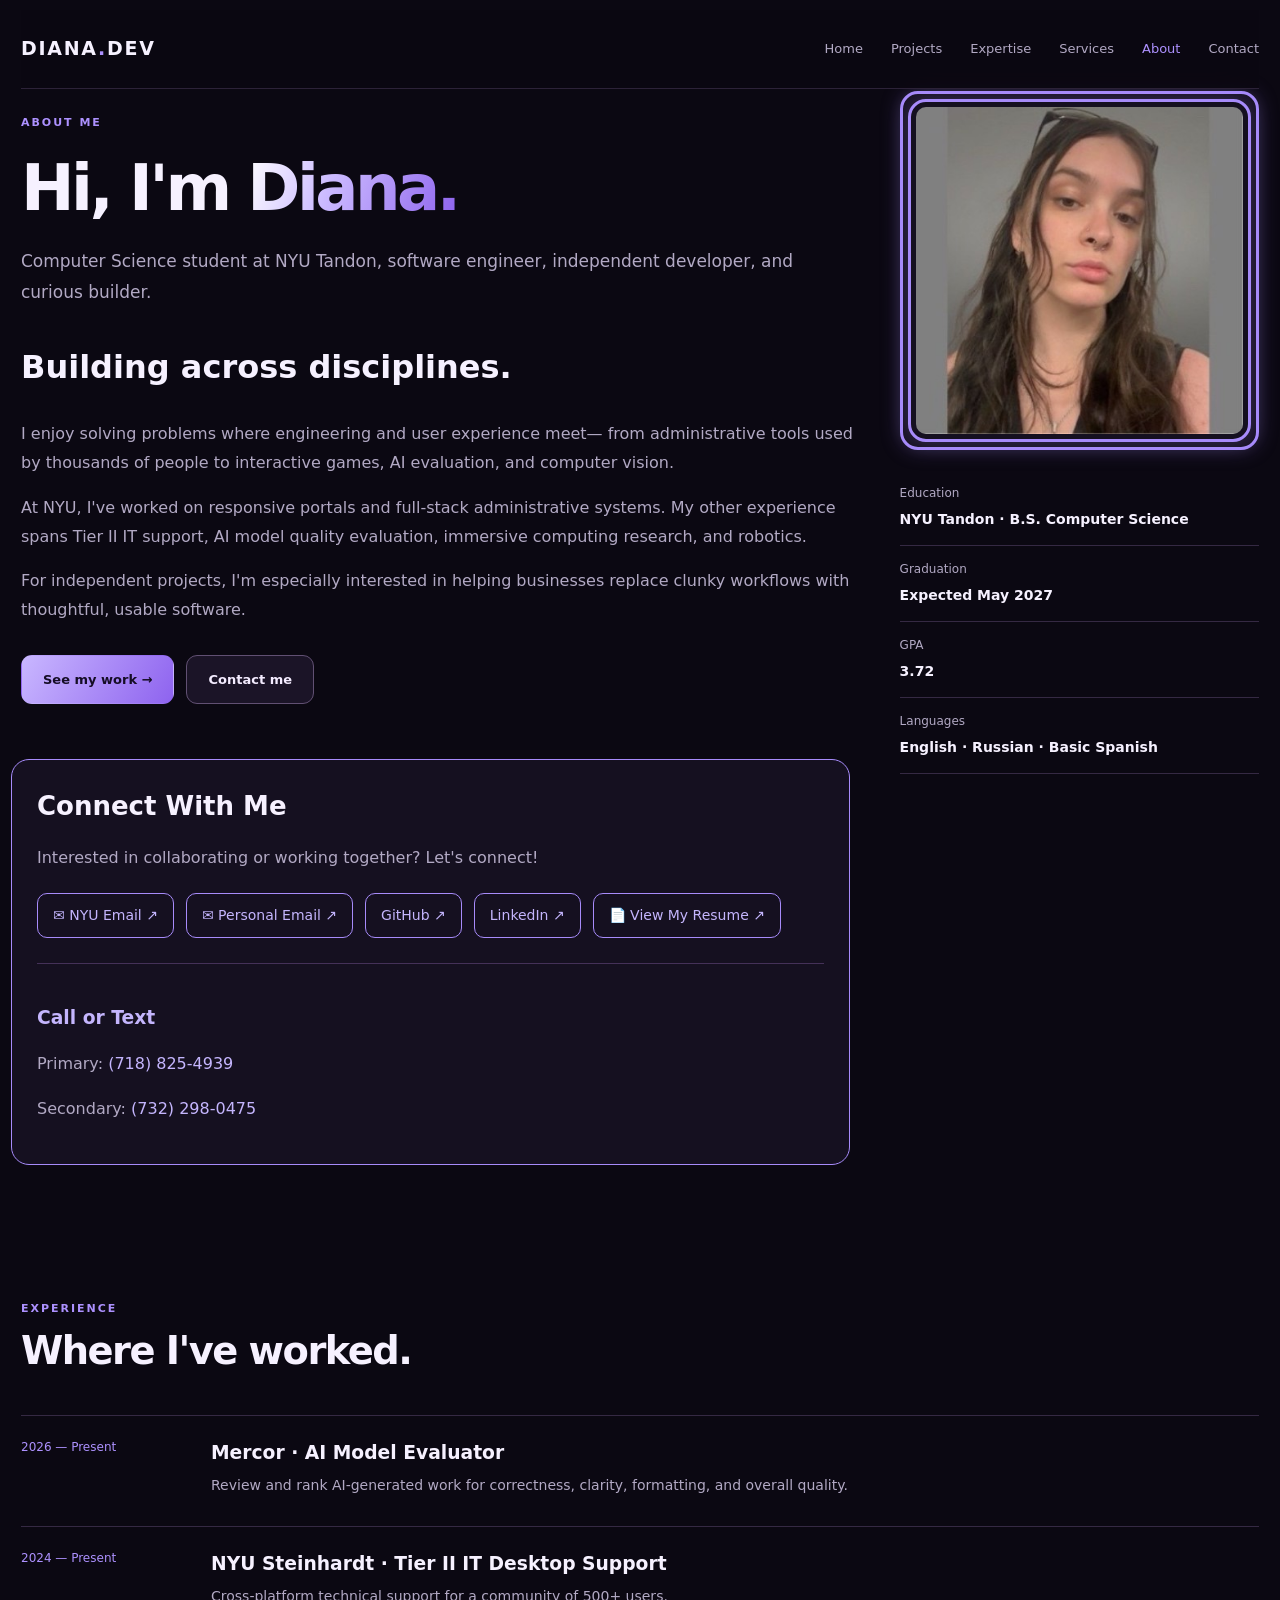
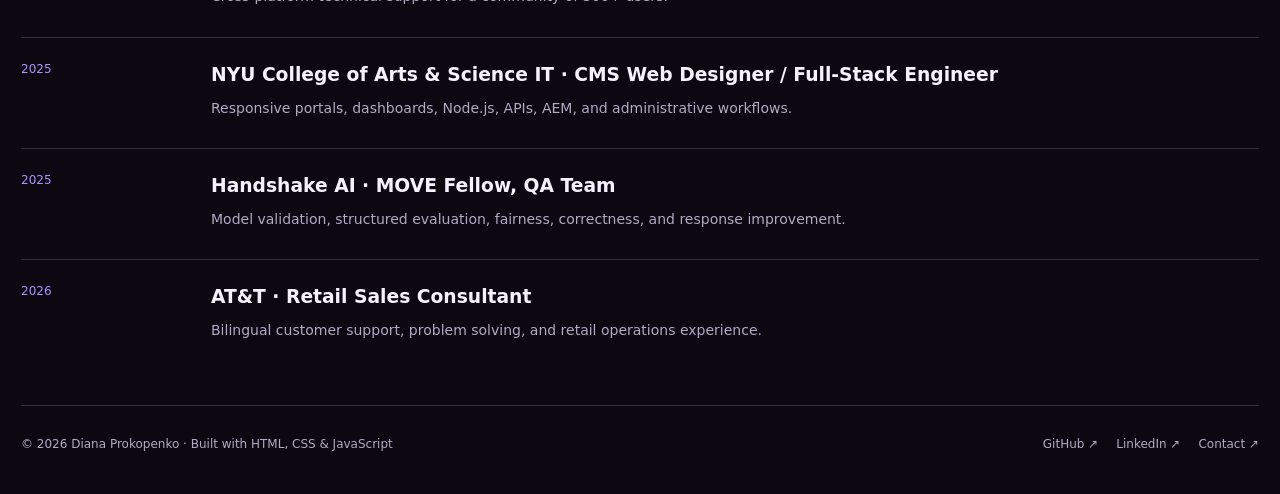
<file: about.html>
<!doctype html>
<html lang="en">

<head>
    <meta charset="utf-8">
    <meta name="viewport" content="width=device-width,initial-scale=1">
    <meta name="description"
        content="About Diana Prokopenko: NYU computer science, software engineering, AI evaluation, and research.">
    <meta name="theme-color" content="#0b0812">
    <title>About | Diana Prokopenko</title>
    <link rel="stylesheet" href="style.css">
</head>

<body>
    <header class="site-header">
        <div class="wrap nav"><a class="logo" href="index.html">DIANA<span>.</span>DEV</a><button class="menu-toggle"
                aria-label="Toggle navigation" aria-expanded="false">☰</button>
            <nav class="nav-links" aria-label="Main navigation"><a href="index.html">Home</a><a
                    href="projects.html">Projects</a><a href="expertise.html">Expertise</a><a
                    href="services.html">Services</a><a href="about.html" aria-current="page">About</a><a
                    href="contact.html">Contact</a></nav>
        </div>
    </header>
    <main>
        <section class="wrap page-intro">
            <div class="eyebrow">ABOUT ME</div>
            <h1>Hi,
                I'm <span class="gradient-text">Diana.</span></h1>
            <p class="lead">Computer Science student at NYU Tandon, software engineer, independent developer, and
                curious builder.</p>
        </section>
        <section class="wrap about-layout section-tight">
            <div class="about-main">
                <h2>Building across disciplines.</h2>
                <p>I enjoy solving problems where engineering and user experience meet— from administrative tools used by
                    thousands of people to interactive games, AI evaluation, and computer vision.</p>
                <p>At NYU, I've worked on responsive portals and full-stack administrative systems. My other experience
                    spans Tier II IT support,
                    AI model quality evaluation,
                    immersive computing research,
                    and robotics.</p>
                <p>For independent projects,
                    I'm especially interested in helping businesses replace clunky workflows with thoughtful, usable
                    software.</p>
                <div class="actions"><a class="btn btn-primary" href="projects.html">See my work →</a><a
                        class="btn btn-outline" href="contact.html">Contact me</a></div>

                        <section class="about-contact">
    <h2>Connect With Me</h2>
    <p>Interested in collaborating or working together? Let's connect!</p>

    <div class="about-contact-links">
        <a href="mailto:dgp9937@nyu.edu">✉ NYU Email ↗</a>
        <a href="mailto:di6nagk@gmail.com">✉ Personal Email ↗</a>

        <a href="https://github.com/diana-gk"
           target="_blank" rel="noopener">GitHub ↗</a>

        <a href="https://www.linkedin.com/in/diana--prokopenko/"
           target="_blank" rel="noopener">LinkedIn ↗</a>

        <a href="assets/Diana_Prokopenko_Resume.pdf"
           target="_blank" rel="noopener">📄 View My Resume ↗</a>
    </div>

    <div class="about-contact-phones">
        <h3>Call or Text</h3>
        <p>Primary:
            <a href="tel:+17188254939">(718) 825-4939</a>
        </p>
        <p>Secondary:
            <a href="tel:+17322980475">(732) 298-0475</a>
        </p>
    </div>
</section>
            </div>
            
            <aside class="about-side">
                <div class="profile-image"><img src="assets/profile.jpg" alt="Diana Prokopenko" class="profile-image"></div>
                <div class="about-facts">
                    <div><span>Education</span><strong>NYU Tandon · B.S. Computer Science</strong></div>
                    <div><span>Graduation</span><strong>Expected May 2027</strong></div>
                    <div><span>GPA</span><strong>3.72</strong></div>
                    <div><span>Languages</span><strong>English · Russian · Basic Spanish</strong></div>
                </div>
            </aside>
        </section>
        <section class="wrap section">
            <div class="section-head">
                <div>
                    <div class="eyebrow">EXPERIENCE</div>
                    <h2>Where I've worked.</h2>
                </div>
            </div>
            <div class="timeline">
                <article><span>2026 — Present</span>
                    <div>
                        <h3>Mercor · AI Model Evaluator</h3>
                        <p>Review and rank AI-generated work for correctness,
                            clarity,
                            formatting,
                            and overall quality.</p>
                    </div>
                </article>
                <article><span>2024 — Present</span>
                    <div>
                        <h3>NYU Steinhardt · Tier II IT Desktop Support</h3>
                        <p>Cross-platform technical support for a community of 500+ users.</p>
                    </div>
                </article>
                <article><span>2025</span>
                    <div>
                        <h3>NYU College of Arts & Science IT · CMS Web Designer / Full-Stack Engineer</h3>
                        <p>Responsive portals,
                            dashboards,
                            Node.js,
                            APIs,
                            AEM,
                            and administrative workflows.</p>
                    </div>
                </article>
                <article><span>2025</span>
                    <div>
                        <h3>Handshake AI · MOVE Fellow,
                            QA Team</h3>
                        <p>Model validation,
                            structured evaluation,
                            fairness,
                            correctness,
                            and response improvement.</p>
                    </div>
                </article>
                <article><span>2026</span>
                    <div>
                        <h3>AT&T · Retail Sales Consultant</h3>
                        <p>Bilingual customer support,
                            problem solving,
                            and retail operations experience.</p>
                    </div>
                </article>
            </div>
        </section>
    </main>
    <footer class="site-footer">
        <div class="wrap footer-row"><span>© <span id="year"></span> Diana Prokopenko · Built with HTML,
                CSS & JavaScript</span>
            <div><a href="https://github.com/diana-gk" target="_blank" rel="noopener">GitHub ↗</a><a
                    href="https://www.linkedin.com/in/diana--prokopenko/" target="_blank" rel="noopener">LinkedIn
                    ↗</a><a href="contact.html">Contact ↗</a></div>
        </div>
    </footer>
    <script src="script.js" defer></script>
</body>

</html>
</file>
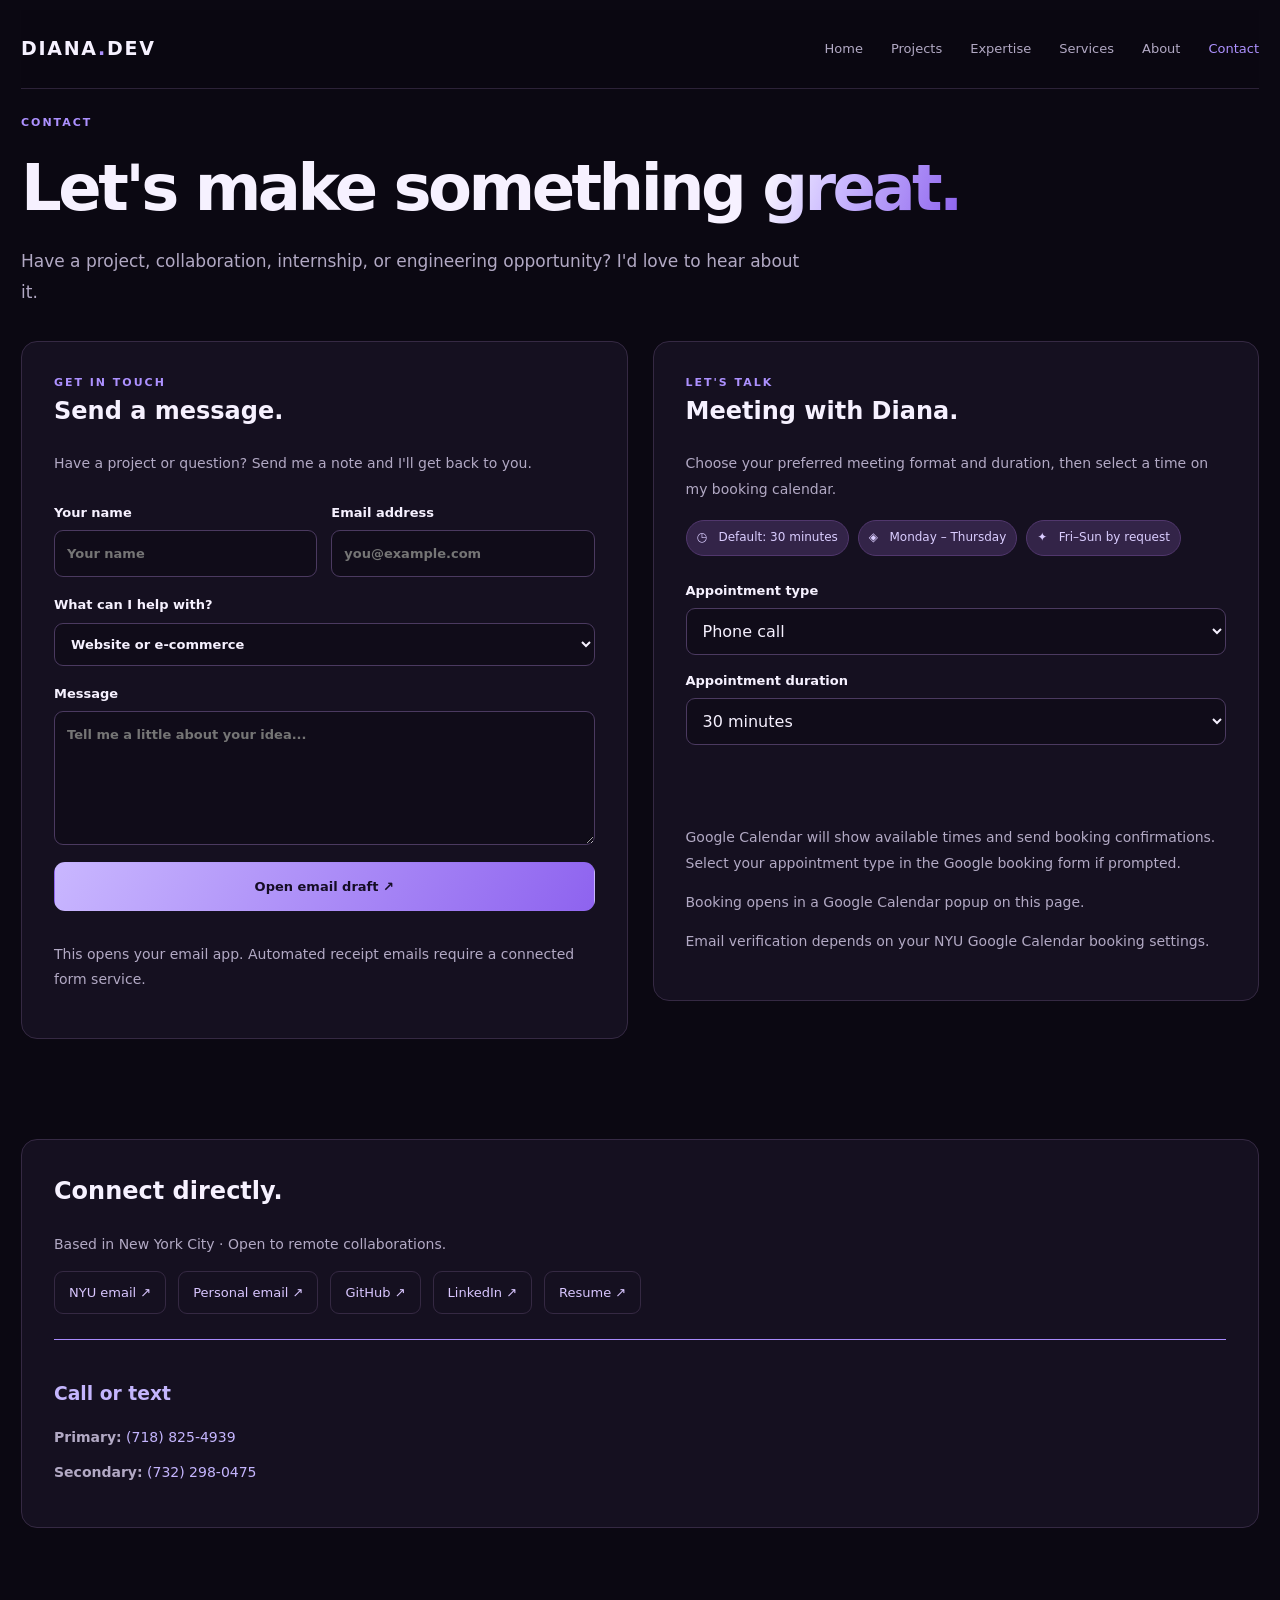
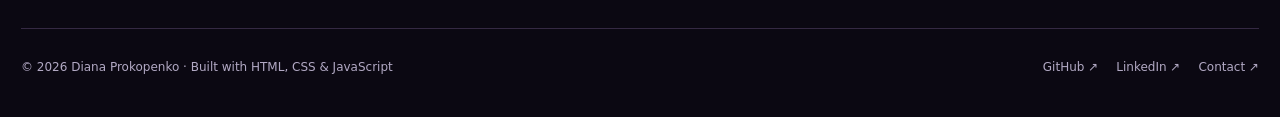
<file: contact.html>
<!doctype html>
<html lang="en">

<head>
    <meta charset="utf-8">
    <meta name="viewport" content="width=device-width,initial-scale=1">
    <meta name="description"
        content="Contact Diana Prokopenko for freelance development and engineering collaborations.">
    <meta name="theme-color" content="#0b0812">
    <title>Contact | Diana Prokopenko</title>
    <link rel="stylesheet" href="style.css">
</head>

<body>
    <header class="site-header">
        <div class="wrap nav"><a class="logo" href="index.html">DIANA<span>.</span>DEV</a><button class="menu-toggle"
                aria-label="Toggle navigation" aria-expanded="false">☰</button>
            <nav class="nav-links" aria-label="Main navigation"><a href="index.html">Home</a><a
                    href="projects.html">Projects</a><a href="expertise.html">Expertise</a><a
                    href="services.html">Services</a><a href="about.html">About</a><a href="contact.html"
                    aria-current="page">Contact</a></nav>
        </div>
    </header>
    <main>
        <section class="wrap page-intro">
            <div class="eyebrow">CONTACT</div>
            <h1>Let's make something <span class="gradient-text">great.</span></h1>
            <p class="lead">Have a project, collaboration, internship, or engineering opportunity? I'd love to hear
                about it.</p>
        </section>
        <section class="wrap contact-layout section-tight contact-redesign">
            <div class="contact-panel">
                <div class="eyebrow">GET IN TOUCH</div>
                <h2>Send a message.</h2>
                <p>Have a project or question? Send me a note and I'll get back to you.</p>
                <form id="contact-form">
                    <div class="contact-fields-two">
                        <label>Your name<input name="name" autocomplete="name" required placeholder="Your name"></label>
                        <label>Email address<input name="email" type="email" autocomplete="email" required placeholder="you@example.com"></label>
                    </div>
                    <label>What can I help with?<select name="topic"><option>Website or e-commerce</option><option>Business software</option><option>Collaboration</option><option>Software engineering opportunity</option><option>Something else</option></select></label>
                    <label>Message<textarea name="message" rows="5" required placeholder="Tell me a little about your idea..."></textarea></label>
                    <button class="btn btn-primary" type="submit">Open email draft ↗</button>
                    <p class="quiet">This opens your email app. Automated receipt emails require a connected form service.</p>
                </form>
            </div>
            <aside class="contact-side booking-panel" id="book-meeting">
                <div class="eyebrow">LET'S TALK</div>
                <h2>Meeting with Diana.</h2>
                <p>Choose your preferred meeting format and duration, then select a time on my booking calendar.</p>
                <div class="booking-details"><span>◷ &nbsp; Default: 30 minutes</span><span>◈ &nbsp; Monday – Thursday</span><span>✦ &nbsp; Fri–Sun by request</span></div>
                <label class="booking-label" for="meeting-type">Appointment type</label>
                <select id="meeting-type"><option value="Phone call">Phone call</option><option value="Virtual meeting">Virtual meeting</option><option value="In-person meeting">In-person meeting</option></select>
                <label class="booking-label" for="meeting-duration">Appointment duration</label>
                <select id="meeting-duration"><option value="30" selected>30 minutes</option></select>
                <div id="google-booking-button" class="google-booking-button"></div>
                <p id="booking-feedback" class="quiet" role="status">Google Calendar will show available times and send booking confirmations. Select your appointment type in the Google booking form if prompted.</p>
                <p class="quiet">Booking opens in a Google Calendar popup on this page.</p>
                <p class="quiet">Email verification depends on your NYU Google Calendar booking settings.</p>
            </aside>
        </section>
        <section class="wrap direct-contact section-tight">
            <div class="contact-side"><h2>Connect directly.</h2><p>Based in New York City · Open to remote collaborations.</p>
                <div class="direct-links"><a href="mailto:dgp9937@nyu.edu">NYU email ↗</a><a href="mailto:di6nagk@gmail.com">Personal email ↗</a><a href="https://github.com/diana-gk" target="_blank" rel="noopener">GitHub ↗</a><a href="https://www.linkedin.com/in/diana--prokopenko/" target="_blank" rel="noopener">LinkedIn ↗</a><a href="assets/Diana_Prokopenko_Resume.pdf" target="_blank" rel="noopener">Resume ↗</a></div>
                <div class="contact-phones"><h3>Call or text</h3><p><strong>Primary:</strong> <a href="tel:+17188254939">(718) 825-4939</a></p><p><strong>Secondary:</strong> <a href="tel:+17322980475">(732) 298-0475</a></p></div>
            </div>
        </section>
    </main>
    <footer class="site-footer">
        <div class="wrap footer-row"><span>© <span id="year"></span> Diana Prokopenko · Built with HTML,
                CSS & JavaScript</span>
            <div><a href="https://github.com/diana-gk" target="_blank" rel="noopener">GitHub ↗</a><a
                    href="https://www.linkedin.com/in/diana--prokopenko/" target="_blank" rel="noopener">LinkedIn
                    ↗</a><a href="contact.html">Contact ↗</a></div>
        </div>
    </footer>
    <script src="script.js" defer></script>
    <script src="contact-booking.js" defer></script>
</body>

</html>
</file>
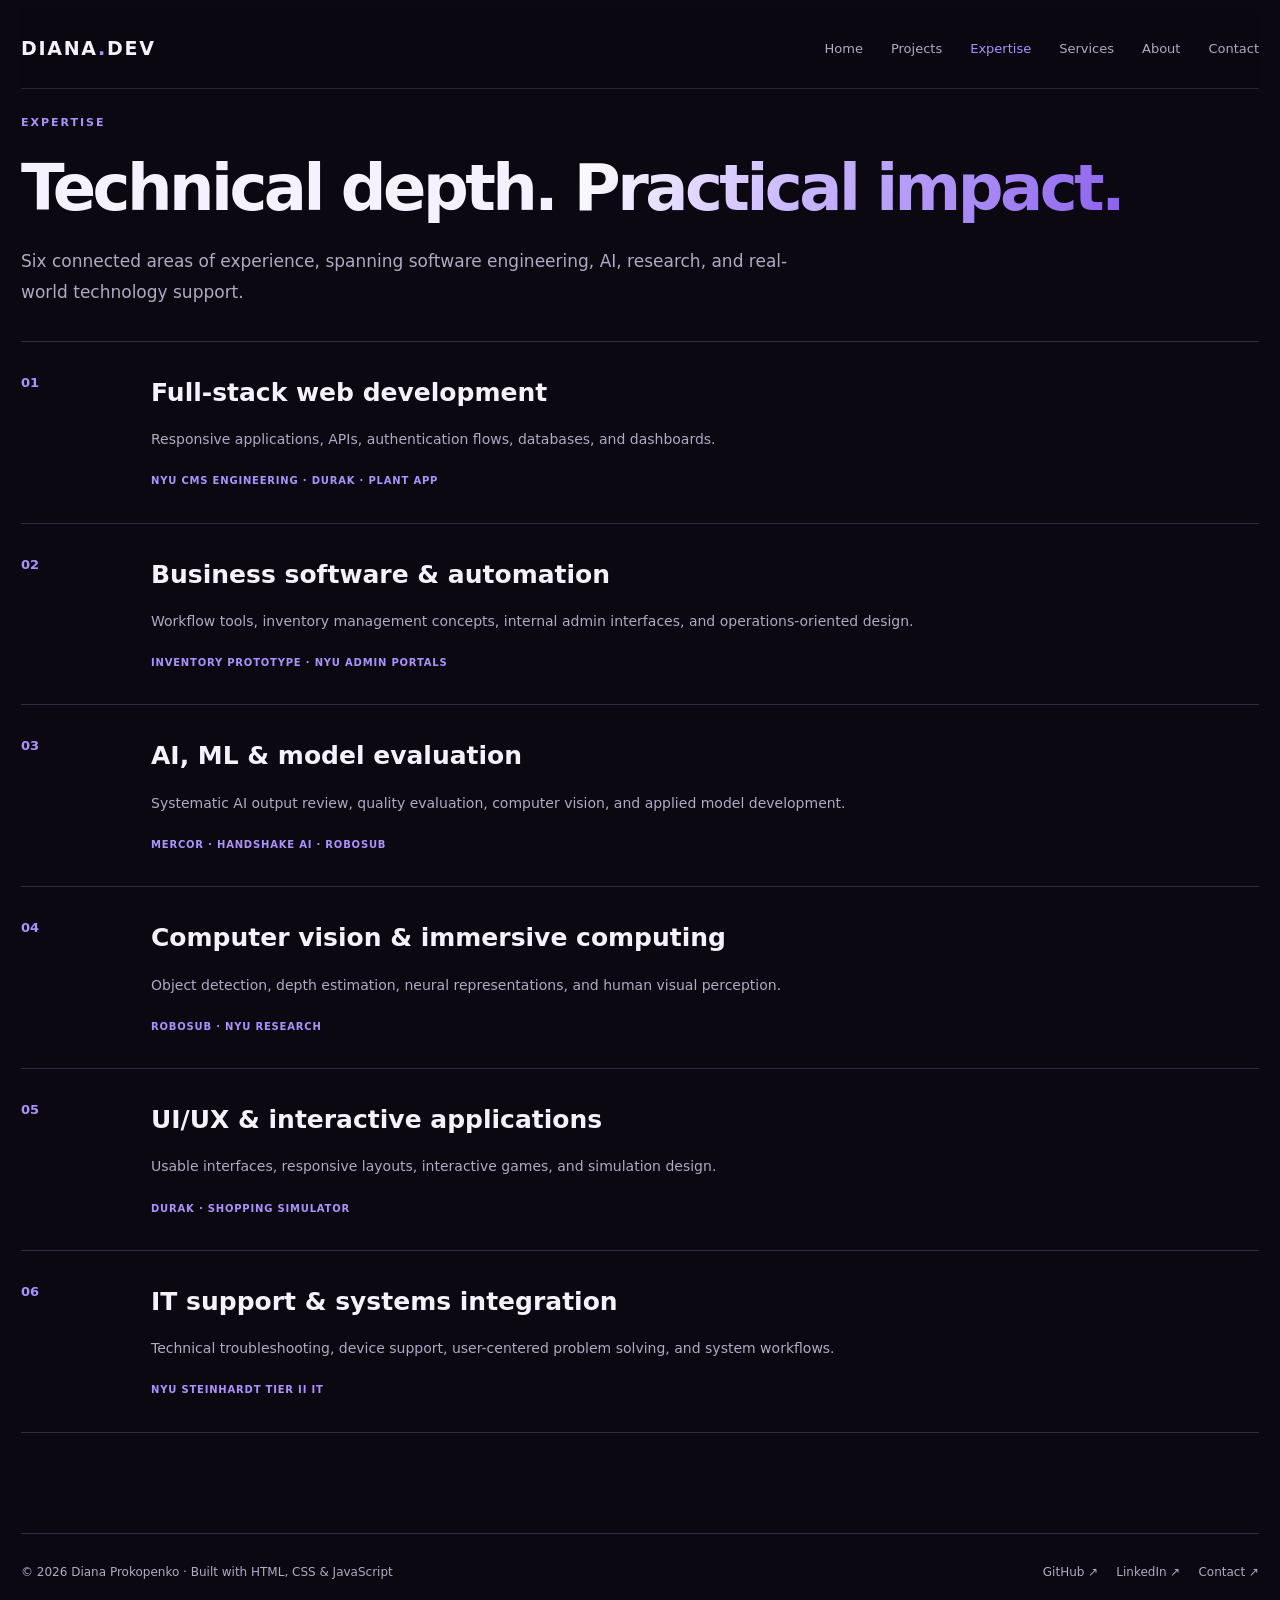
<file: expertise.html>
<!doctype html><html lang="en"><head><meta charset="utf-8"><meta name="viewport" content="width=device-width,initial-scale=1"><meta name="description" content="Specialties in full-stack development, AI, UX, immersive computing, and IT systems."><meta name="theme-color" content="#0b0812"><title>Expertise | Diana Prokopenko</title><link rel="stylesheet" href="style.css"></head><body><header class="site-header"><div class="wrap nav"><a class="logo" href="index.html">DIANA<span>.</span>DEV</a><button class="menu-toggle" aria-label="Toggle navigation" aria-expanded="false">☰</button><nav class="nav-links" aria-label="Main navigation"><a href="index.html">Home</a><a href="projects.html">Projects</a><a href="expertise.html" aria-current="page">Expertise</a><a href="services.html">Services</a><a href="about.html">About</a><a href="contact.html">Contact</a></nav></div></header><main><section class="wrap page-intro"><div class="eyebrow">EXPERTISE</div><h1>Technical depth. <span class="gradient-text">Practical impact.</span></h1><p class="lead">Six connected areas of experience, spanning software engineering, AI, research, and real-world technology support.</p></section><section class="wrap section section-tight"><div class="expertise-list"><article class="expertise-item"><span class="number">01</span><div><h2>Full-stack web development</h2><p>Responsive applications, APIs, authentication flows, databases, and dashboards.</p><span class="eyebrow">NYU CMS engineering · Durak · Plant App</span></div></article><article class="expertise-item"><span class="number">02</span><div><h2>Business software & automation</h2><p>Workflow tools, inventory management concepts, internal admin interfaces, and operations-oriented design.</p><span class="eyebrow">Inventory prototype · NYU admin portals</span></div></article><article class="expertise-item"><span class="number">03</span><div><h2>AI, ML & model evaluation</h2><p>Systematic AI output review, quality evaluation, computer vision, and applied model development.</p><span class="eyebrow">Mercor · Handshake AI · RoboSub</span></div></article><article class="expertise-item"><span class="number">04</span><div><h2>Computer vision & immersive computing</h2><p>Object detection, depth estimation, neural representations, and human visual perception.</p><span class="eyebrow">RoboSub · NYU research</span></div></article><article class="expertise-item"><span class="number">05</span><div><h2>UI/UX & interactive applications</h2><p>Usable interfaces, responsive layouts, interactive games, and simulation design.</p><span class="eyebrow">Durak · Shopping Simulator</span></div></article><article class="expertise-item"><span class="number">06</span><div><h2>IT support & systems integration</h2><p>Technical troubleshooting, device support, user-centered problem solving, and system workflows.</p><span class="eyebrow">NYU Steinhardt Tier II IT</span></div></article></div></section></main><footer class="site-footer"><div class="wrap footer-row"><span>© <span id="year"></span> Diana Prokopenko · Built with HTML, CSS & JavaScript</span><div><a href="https://github.com/diana-gk" target="_blank" rel="noopener">GitHub ↗</a><a href="https://www.linkedin.com/in/diana--prokopenko/" target="_blank" rel="noopener">LinkedIn ↗</a><a href="contact.html">Contact ↗</a></div></div></footer><script src="script.js" defer></script></body></html>
</file>
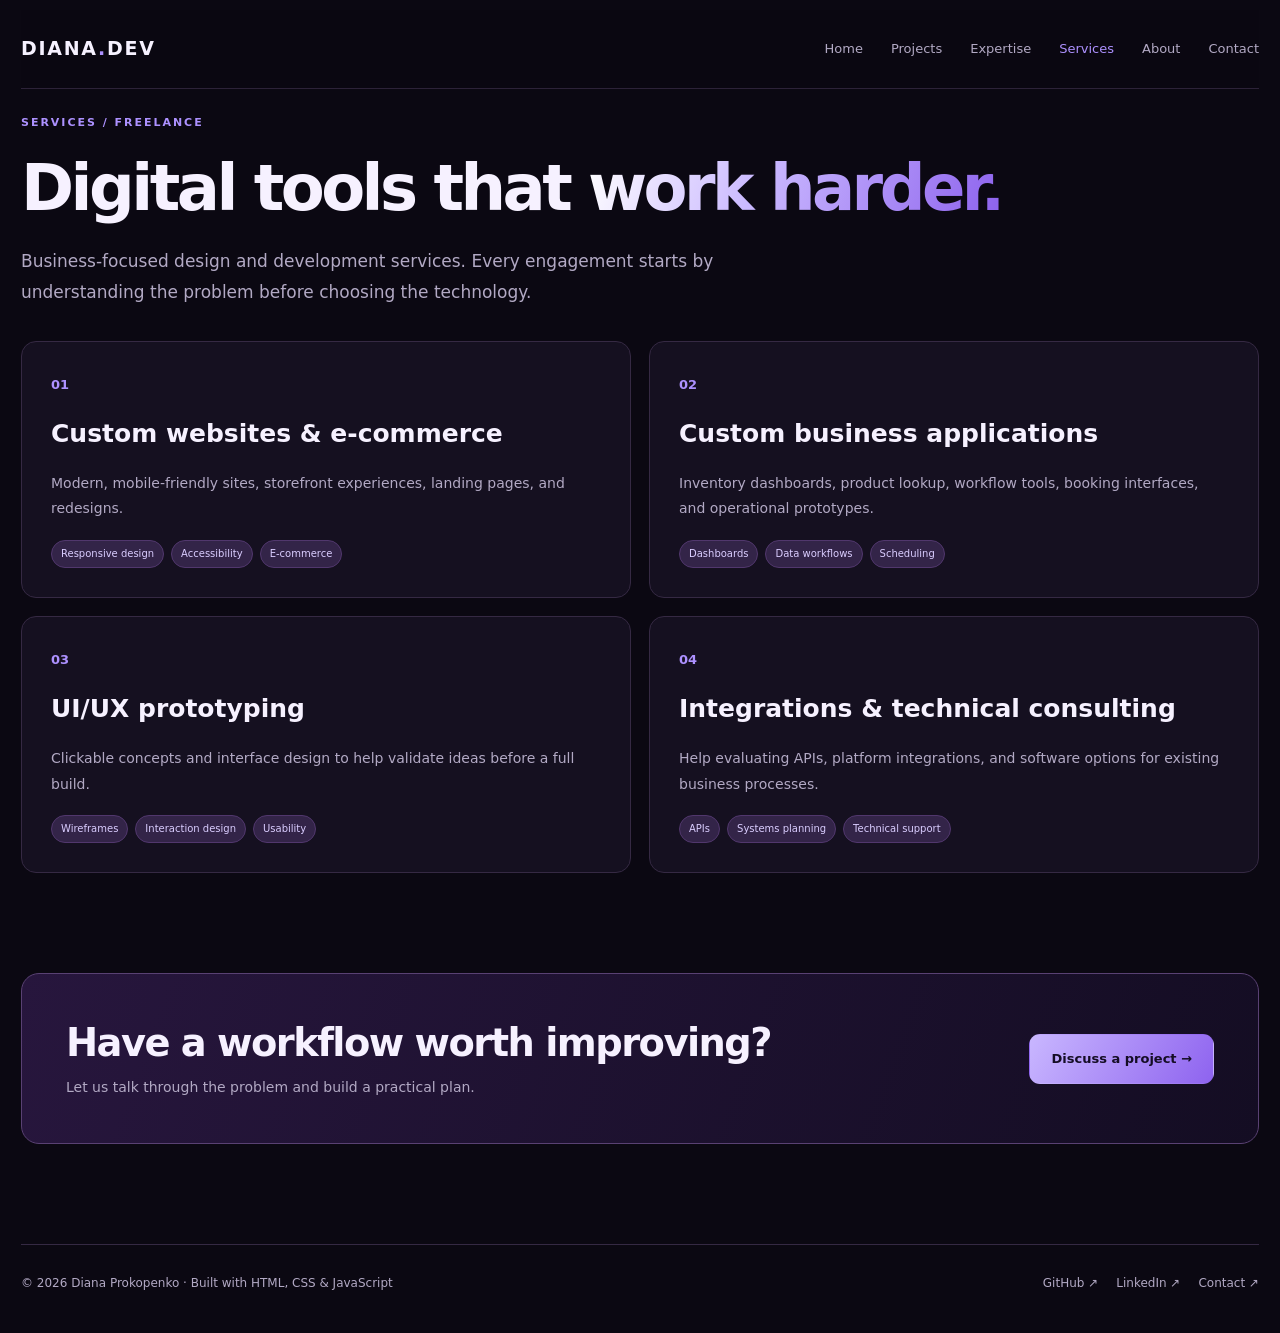
<file: services.html>
<!doctype html><html lang="en"><head><meta charset="utf-8"><meta name="viewport" content="width=device-width,initial-scale=1"><meta name="description" content="Freelance websites, e-commerce, business software, and UX prototyping."><meta name="theme-color" content="#0b0812"><title>Services | Diana Prokopenko</title><link rel="stylesheet" href="style.css"></head><body><header class="site-header"><div class="wrap nav"><a class="logo" href="index.html">DIANA<span>.</span>DEV</a><button class="menu-toggle" aria-label="Toggle navigation" aria-expanded="false">☰</button><nav class="nav-links" aria-label="Main navigation"><a href="index.html">Home</a><a href="projects.html">Projects</a><a href="expertise.html">Expertise</a><a href="services.html" aria-current="page">Services</a><a href="about.html">About</a><a href="contact.html">Contact</a></nav></div></header><main><section class="wrap page-intro"><div class="eyebrow">SERVICES / FREELANCE</div><h1>Digital tools that <span class="gradient-text">work harder.</span></h1><p class="lead">Business-focused design and development services. Every engagement starts by understanding the problem before choosing the technology.</p></section><section class="wrap section section-tight"><div class="service-grid"><article class="service-card"><span class="number">01</span><h2>Custom websites & e-commerce</h2><p>Modern, mobile-friendly sites, storefront experiences, landing pages, and redesigns.</p><div class="tags"><span>Responsive design</span><span>Accessibility</span><span>E-commerce</span></div></article><article class="service-card"><span class="number">02</span><h2>Custom business applications</h2><p>Inventory dashboards, product lookup, workflow tools, booking interfaces, and operational prototypes.</p><div class="tags"><span>Dashboards</span><span>Data workflows</span><span>Scheduling</span></div></article><article class="service-card"><span class="number">03</span><h2>UI/UX prototyping</h2><p>Clickable concepts and interface design to help validate ideas before a full build.</p><div class="tags"><span>Wireframes</span><span>Interaction design</span><span>Usability</span></div></article><article class="service-card"><span class="number">04</span><h2>Integrations & technical consulting</h2><p>Help evaluating APIs, platform integrations, and software options for existing business processes.</p><div class="tags"><span>APIs</span><span>Systems planning</span><span>Technical support</span></div></article></div></section><section class="wrap cta-banner"><div><h2>Have a workflow worth improving?</h2><p>Let us talk through the problem and build a practical plan.</p></div><a class="btn btn-primary" href="contact.html">Discuss a project →</a></section></main><footer class="site-footer"><div class="wrap footer-row"><span>© <span id="year"></span> Diana Prokopenko · Built with HTML, CSS & JavaScript</span><div><a href="https://github.com/diana-gk" target="_blank" rel="noopener">GitHub ↗</a><a href="https://www.linkedin.com/in/diana--prokopenko/" target="_blank" rel="noopener">LinkedIn ↗</a><a href="contact.html">Contact ↗</a></div></div></footer><script src="script.js" defer></script></body></html>
</file>
<file: style.css>
/* EDIT YOUR THEME COLORS HERE */

:root {

    --bg: #0b0812;

    --panel: #151020;

    --panel2: #1e1630;

    --purple: #ad91ff;

    --purple2: #7241e8;

    --text: #f6f1ff;

    --muted: #b2a9c4;

    --line: #352943;

    --max: 1180px

}



* {

    box-sizing: border-box

}



html {

    scroll-behavior: smooth

}



body {

    margin: 10px 21px;

    background: var(--bg);

    color: var(--text);

    font-family: Inter,

        ui-sans-serif,

        system-ui,

        -apple-system,

        Segoe UI,

        Arial,

        sans-serif;

    line-height: 1.65

}



a {

    color: inherit;

    text-decoration: none

}



button,

input,

select,

textarea {

    font: inherit

}



button {

    cursor: pointer

}



img {

    display: block;

    max-width: 100%

}



.wrap {

    width: min(var(--max),

            calc(100% - 2x));

    margin-inline: auto

}



.site-header {

    position: sticky;

    top: 0;

    z-index: 20;

    background: #0b0812eb;

    backdrop-filter: blur(18px);

    border-bottom: 1px solid #2c2238

}



.nav {

    display: flex;

    align-items: center;

    justify-content: space-between;

    min-height: 78px

}



.logo {

    font-size: 19px;

    letter-spacing: .09em;

    font-weight: 850

}



.logo span {

    color: var(--purple)

}



.nav-links {

    display: flex;

    gap: 28px;

    align-items: center

}



.nav-links a {

    font-size: 13px;

    color: var(--muted);

    transition: color .2s

}



.nav-links a:hover,

.nav-links a[ aria-current=page] {

    color: var(--purple)

}



.menu-toggle {

    display: none;

    border: 1px solid var(--line);

    color: var(--text);

    background: var(--panel);

    border-radius: 8px;

    padding: 5px 12px

}



.eyebrow {

    font-size: 11px;

    font-weight: 750;

    letter-spacing: .18em;

    text-transform: uppercase;

    color: var(--purple)

}



.dot {

    display: inline-block;

    width: 8px;

    height: 8px;

    background: #a78bfa;

    border-radius: 50%;

    margin-right: 9px

}



.hero {

    display: grid;

    grid-template-columns: 1.12fr .88fr;

    gap: 14px;

    align-items: center;

    /* top, bottom, left, right */
    padding-block: 25px

}



.hero h1,

.page-intro h1 {

    font-size: clamp(42px,

            5.3vw,

            74px);

    line-height: 1.09;

    letter-spacing: -.055em;

    margin: 22px 0

}



.gradient-text {

    background: linear-gradient(110deg,

            #fff 0%,

            #cbbaff 40%,

            #8c61ed 100%);

    -webkit-background-clip: text;

    background-clip: text;

    color: transparent

}



.lead {

    font-size: 17px;

    line-height: 1.85;

    color: var(--muted);

    max-width: 700px

}



.actions {

    display: flex;

    flex-wrap: wrap;

    gap: 12px;

    margin-top: 30px

}



.btn {

    display: inline-flex;

    align-items: center;

    justify-content: center;

    border-radius: 11px;

    padding: 13px 21px;

    font-size: 13px;

    font-weight: 750;

    border: 1px solid transparent;

    transition: transform .2s,

background .2s

}



.btn:hover {

    transform: translateY(-2px)

}



.btn-primary {

    background: linear-gradient(120deg,

            #c9b7ff,

            #8e63ef);

    color: #150d25

}



.btn-outline {

    border-color: #615073;

    background: #1b1427;

    color: #f4ecff

}



.social-line {

    display: flex;

    gap: 20px;

    margin-top: 27px;

    color: #b9a7d9;

    font-size: 13px

}



.social-line a:hover,

.text-link:hover {

    color: #fff

}



.hero-visual {

    background: linear-gradient(145deg,

            #291b43,

            #140f21);

    border: 1px solid #56406e;

    border-radius: 19px;

    padding: 14px 35px;


    box-shadow: 0 24px 100px #6b31d72b;

    transform: rotate(1.5deg)

}



.hero-visual img {

    border-radius: 9px

}



.visual-label,

.visual-bottom {

    font-size: 10px;

    letter-spacing: .12em;

    color: #d0c0e7

}



.visual-label {

    margin: 3px 0 14px

}



.visual-bottom {

    display: flex;

    justify-content: space-between;

    margin-top: 12px

}



.stats {

    display: grid;

    grid-template-columns: repeat(4,

            1fr);

    border-top: 1px solid var(--line);

    border-bottom: 1px solid var(--line);

    padding: 30px 0;

    gap: 20px

}



.stats>div {

    display: flex;

    flex-direction: column;

    gap: 4px

}



.stats strong {

    font-size: 30px;

    letter-spacing: -.04em;

    color: #e4d9ff

}



.stats span {

    font-size: 12px;

    color: var(--muted)

}



.section {

    padding-block: 35px

}



.section-tight {

    padding-top: 15px;

    padding-bottom: 100px

}



.section-head {

    display: flex;

    justify-content: space-between;

    gap: 30px;

    align-items: end;

    margin-bottom: 30px

}



.section-head h2,

.cta-banner h2 {

    font-size: clamp(30px,

            3vw,

            43px);

    letter-spacing: -.04em;

    line-height: 1.2;

    margin: 10px 0

}



.section-head p {

    color: var(--muted);

    max-width: 360px;

    font-size: 14px

}



.project-grid {

    display: grid;

    grid-template-columns: repeat(2,

            minmax(0,

                1fr));

    gap: 24px

}



.project-card {

    background: var(--panel);

    border: 1px solid var(--line);

    border-radius: 17px;

    overflow: hidden;

    transition: border-color .2s,

        transform .2s

}



.project-card:hover {

    border-color: #8865bf;

    transform: translateY(-3px)

}



.project-card img,

.project-card video {

    width: 100%;

    height: 240px;

    object-fit: contain;

    object-position: center;

    background: #0a0a0a;

    display: block;

}



.card-body {

    padding: 25px

}



.meta {

    display: flex;

    justify-content: space-between;

    gap: 12px;

    flex-wrap: wrap;

    font-size: 11px;

    color: #b8a0e3

}



.meta span:last-child {

    color: #b8adc7

}



.project-card h3 {

    font-size: 23px;

    line-height: 1.3;

    margin: 13px 0 10px;

    letter-spacing: -.025em

}



.project-card p,

.mini-card p,

.service-card p,

.expertise-item p,

.about-main p,

.timeline p,

.contact-panel p,

.contact-side p {

    font-size: 14px;

    color: var(--muted);

    line-height: 1.8

}



.tags {

    display: flex;

    flex-wrap: wrap;

    gap: 7px;

    margin-top: 18px

}



.tags span {

    font-size: 10px;

    color: #dacdff;

    background: #332448;

    border: 1px solid #51376d;

    padding: 5px 9px;

    border-radius: 20px

}



.card-links {

    display: flex;

    flex-wrap: wrap;

    gap: 17px;

    margin-top: 21px;

    min-height: 20px

}



.text-link {

    color: #d7c5ff;

    font-size: 12px;

    font-weight: 700

}



.quiet {

    font-size: 12px;

    color: #8e819f

}



.section-cta {

    text-align: center;

    margin-top: 30px

}



.expertise-grid,

.service-grid {

    display: grid;

    grid-template-columns: repeat(2,

            1fr);

    gap: 18px

}



.mini-card,

.service-card {

    background: var(--panel);

    border: 1px solid var(--line);

    padding: 29px;

    border-radius: 15px

}



.mini-card:hover {

    border-color: #7657a8

}



.mini-icon {

    display: block;

    color: var(--purple);

    font-size: 30px

}



.mini-card h3 {

    font-size: 18px;

    margin: 10px 0 5px

}



.cta-banner {

    display: flex;

    justify-content: space-between;

    align-items: center;

    gap: 20px;

    background: linear-gradient(110deg,

            #27163d,

            #140d23);

    border: 1px solid #594173;

    border-radius: 18px;

    padding: 36px 44px;

    margin-bottom: 100px

}



.cta-banner p {

    font-size: 14px;

    color: var(--muted);

    margin: 8px 0

}



.page-intro {

    padding-top: 25px;
}



.page-intro h1 {

    font-size: clamp(42px,

            5vw,

            68px)

}



.page-intro .lead {

    max-width: 780px

}



.filters {

    display: flex;

    flex-wrap: wrap;

    gap: 9px;

    margin-bottom: 28px

}



.filter-btn {

    border: 1px solid var(--line);

    background: #191225;

    color: #c6b9d9;

    border-radius: 25px;

    padding: 9px 15px;

    font-size: 12px

}



.filter-btn:hover,

.filter-btn.active {

    background: #9b7ae7;

    color: #11091d;

    border-color: #9b7ae7

}



.project-card[ hidden] {

    display: none

}



.expertise-list {

    border-top: 1px solid var(--line)

}



.expertise-item {

    display: grid;

    grid-template-columns: 100px 1fr;

    gap: 30px;

    padding: 30px 0;

    border-bottom: 1px solid var(--line)

}



.expertise-item h2 {

    margin: 0;

    font-size: 25px

}



.expertise-item .number,

.service-card .number {

    color: var(--purple);

    font-size: 13px;

    font-weight: 700

}



.expertise-item .eyebrow {

    font-size: 10px;

    letter-spacing: .08em

}



.service-card h2 {

    font-size: 25px;

    line-height: 1.3

}



.about-layout {

    display: grid;

    grid-template-columns: 1.3fr .7fr;

    gap: 65px

}



.about-main h2 {

    font-size: 32px;

    margin-top: 0

}



.about-main p {

    font-size: 16px

}





.about-facts {

    margin-top: 20px

}



.about-layout > aside {

    transform: translateY(-250px);

}



.about-facts>div {

    padding: 14px 0;

    border-bottom: 1px solid var(--line);

    display: flex;

    flex-direction: column;

    gap: 4px

}



.about-facts span {

    font-size: 12px;

    color: var(--muted)

}



.about-facts strong {

    font-size: 14px

}



.timeline article {

    display: grid;

    grid-template-columns: 170px 1fr;

    gap: 20px;

    padding: 22px 0;

    border-top: 1px solid var(--line)

}



.timeline article>span {

    font-size: 12px;

    color: var(--purple)

}



.timeline h3 {

    margin: 0

}



.timeline p {

    margin: 5px 0

}



.contact-layout {

    display: grid;

    grid-template-columns: 1.25fr .75fr;

    gap: 25px

}



.contact-panel,

.contact-side {

    padding: 32px;

    background: var(--panel);

    border: 1px solid var(--line);

    border-radius: 16px

}



.contact-panel h2,

.contact-side h2 {

    margin-top: 0

}



.contact-panel form {

    display: grid;

    gap: 17px;

    margin-top: 25px

}



.contact-panel label {

    font-size: 13px;

    font-weight: 700;

    display: grid;

    gap: 7px

}



.contact-panel input,

.contact-panel textarea,

.contact-panel select {

    width: 100%;

    background: #100c19;

    border: 1px solid #4b3a60;

    border-radius: 9px;

    padding: 12px;

    color: var(--text);

    outline: none

}



.contact-panel input:focus,

.contact-panel textarea:focus,

.contact-panel select:focus {

    border-color: var(--purple)

}



.contact-side>a {

    display: block;

    color: #d9c6ff;

    padding: 12px 0;

    border-bottom: 1px solid var(--line)

}



.site-footer {

    border-top: 1px solid var(--line);

    padding: 29px 0;

    color: var(--muted);

    font-size: 12px

}



.footer-row {

    display: flex;

    justify-content: space-between;

    gap: 20px;

    flex-wrap: wrap

}



.footer-row div {

    display: flex;

    gap: 18px

}



.footer-row a:hover {

    color: var(--purple)

}





.profile-image {

    width: 360px;

    height: 360px;

    object-fit: contain;

    object-position: center;

    border-radius: 18px;

    border: 3px solid #a78bfa;

    padding: 5px;

    background-color: #151020;

    display: block;

    margin: 0 auto;

    box-shadow: 0 0 20px rgba(167, 139, 250, 0.25);

}



.contact-phones {

    margin-top: 25px;

    padding-top: 20px;

    border-top: 1px solid #a78bfa;

}



.contact-phones h3 {

    margin-bottom: 15px;

    color: #c4b5fd;

}



.contact-phones p {

    margin: 10px 0;

}



.contact-phones a {

    color: #c4b5fd;

    text-decoration: none;

}



.contact-phones a:hover {

    color: #ffffff;

    text-decoration: underline;

}



/* About page contact section */



.about-contact {

    margin-top: 55px;

    padding: 25px;

    border: 1px solid #a78bfa;

    border-radius: 18px;

    background: #151020;

    transform: translateX(-10px);

}



.about-contact h2 {

    font-size: 26px;

    margin-bottom: 10px;

}



.about-contact h3 {

    color: #c4b5fd;

    margin-bottom: 12px;

}



.about-contact-links {

    display: flex;

    flex-wrap: wrap;

    gap: 12px;

    margin-top: 20px;

}



.about-contact-links a {

    padding: 10px 15px;

    border: 1px solid #a78bfa;

    border-radius: 10px;

    color: #c4b5fd;

    text-decoration: none;

    font-size: 14px;

}



.about-contact-links a:hover {

    background: #a78bfa;

    color: #0a0710;

}



.about-contact-phones {

    margin-top: 25px;

    padding-top: 20px;

    border-top: 1px solid #443158;

}



.about-contact-phones a {

    color: #c4b5fd;

    text-decoration: none;

}



.about-contact-phones a:hover {

    text-decoration: underline;

}



/* Interactive hero project carousel */



.hero-flip-card {

    width: 100%;

    height: 300px;

    perspective: 1000px;

    cursor: pointer;

    outline-offset: 5px;

}



.hero-flip-inner {

    position: relative;

    width: 100%;

    height: 100%;

    transition: transform 0.65s ease;

    transform-style: preserve-3d;

}



.hero-flip-card.is-flipped .hero-flip-inner {

    transform: rotateY(180deg);

}



.hero-flip-front,

.hero-flip-back {

    position: absolute;

    inset: 0;

    width: 100%;

    height: 100%;

    backface-visibility: hidden;

    -webkit-backface-visibility: hidden;

    border-radius: 14px;

    overflow: hidden;

}



.hero-flip-front img {

    width: 100%;

    height: 100%;

    object-fit: contain;

    display: block;

}



.hero-flip-back {

    transform: rotateY(180deg);

    background: #1b122b;

    border: 1px solid #a78bfa;

    padding: 25px;

    display: flex;

    flex-direction: column;

    align-items: flex-start;

    justify-content: center;

    gap: 12px;

}



.hero-flip-back h3 {

    color: #ffffff;

    font-size: 22px;

    margin: 0;

}



.hero-flip-back p {

    color: #c4b5fd;

    line-height: 1.5;

    margin: 0;

}



.hero-flip-back a {

    color: #c4b5fd;

    font-weight: 600;

    text-decoration: none;

}



.hero-flip-back a:hover {

    text-decoration: underline;

}



.hero-controls {

    display: flex;

    align-items: center;

    gap: 12px;

}



.hero-controls button {

    background: transparent;

    color: #c4b5fd;

    border: 1px solid #a78bfa;

    border-radius: 8px;

    padding: 4px 10px;

    font-size: 20px;

    cursor: pointer;

}



.hero-controls button:hover {

    background: #a78bfa;

    color: #0b0812;

}



#heroCounter {

    white-space: nowrap;

    font-variant-numeric: tabular-nums;

}



@media (max-width: 600px) {

    .hero-flip-card {

        height: 250px;

    }



    .hero-flip-back {

        padding: 16px;

    }



    .hero-flip-back h3 {

        font-size: 18px;

    }

}





/* THREE-CARD LANDSCAPE FAN STACK */
.hero-card-stack {
    position: relative;
    width: 100%;
    height: clamp(290px, 30vw, 420px);
    perspective: 1200px;
    isolation: isolate;
    overflow: visible;
}

.hero-card-stack .hero-flip-card,
.hero-card-stack .hero-stack-card {
    position: absolute;
    width: 88%;
    height: auto;
    aspect-ratio: 16 / 9;
    left: 4%;
    top: 50%;
    border-radius: 15px;
    transform-origin: 50% 88%;
    transition: transform .65s cubic-bezier(.22, 1, .36, 1), box-shadow .5s ease;
}

.hero-card-stack .hero-stack-back {
    z-index: 1;
    transform: translateY(-50%) rotate(23deg);
    opacity: .8;
}
.hero-card-stack .hero-stack-middle {
    z-index: 2;
    transform: translateY(-50%) rotate(7deg);
    opacity: .94;
}
.hero-card-stack .hero-stack-front {
    z-index: 3;
    transform: translateY(-50%) rotate(-13deg);
    cursor: pointer;
}
.hero-card-stack .hero-stack-front:hover {
    transform: translate(-5px, calc(-50% - 7px)) rotate(-10deg) scale(1.015);
    box-shadow: 0 25px 55px rgba(0,0,0,.4);
}
.hero-card-stack .hero-stack-card {
    overflow: hidden;
    pointer-events: none;
    box-shadow: 0 16px 35px rgba(0,0,0,.3);
}
.hero-card-stack .hero-stack-card img,
.hero-card-stack .hero-flip-front img {
    width: 100%;
    height: 100%;
    object-fit: cover;
    display: block;
}
.hero-card-stack .hero-flip-inner {
    width: 100%;
    height: 100%;
    transform-style: preserve-3d;
}

/* The purple panel clips the fan but leaves its label and controls clear. */
.hero-visual {
    width: 100%;
    min-width: 0;
    overflow: hidden;
    transform: rotate(0deg);
}
.hero-visual .visual-label,
.hero-visual .visual-bottom {
    position: relative;
    z-index: 5;
}

@media (max-width: 900px) {
    .hero-card-stack { height: clamp(260px, 54vw, 390px); }
}
@media (max-width: 600px) {
    .hero-card-stack { height: clamp(215px, 63vw, 310px); }
    .hero-card-stack .hero-flip-card,
    .hero-card-stack .hero-stack-card { width: 84%; left: 5%; }
    .hero-card-stack .hero-stack-back { transform: translateY(-50%) rotate(19deg); }
    .hero-card-stack .hero-stack-middle { transform: translateY(-50%) rotate(6deg); }
    .hero-card-stack .hero-stack-front { transform: translateY(-50%) rotate(-12deg); }
}

@media(max-width:900px) {

    .hero {

        grid-template-columns: 1fr;

        padding-block: 35px

    }



    .hero-visual {

        max-width: 640px

    }



    .about-layout {

        grid-template-columns: 1fr

    }



    .nav-links {

        gap: 14px

    }



    .nav-links a {

        font-size: 12px

    }

}



@media(max-width:640px) {

    .wrap {

        width: min(var(--max),

                calc(100% - 32px))

    }



    .menu-toggle {

        display: block

    }



    .nav-links {

        display: none;

        position: absolute;

        top: 76px;

        left: 0;

        right: 0;

        background: #130e1c;

        border-bottom: 1px solid var(--line);

        padding: 18px 22px;

        flex-direction: column;

        align-items: flex-start

    }



    .nav-links.open {

        display: flex

    }



    .stats {

        grid-template-columns: repeat(2,

                1fr)

    }



    .project-grid,

    .expertise-grid,

    .service-grid,

    .contact-layout {

        grid-template-columns: 1fr

    }



    .hero {

        gap: 35px

    }



    .section {

        padding-block: 60px

    }



    .section-tight {

        padding-top: 10px

    }



    .section-head {

        display: block

    }



    .section-head p {

        max-width: none

    }



    .expertise-item {

        grid-template-columns: 38px 1fr;

        gap: 15px

    }



    .cta-banner {

        display: block;

        padding: 27px;

        margin-bottom: 55px

    }



    .cta-banner .btn {

        margin-top: 15px

    }



    .page-intro {

        padding-top: 56px

    }



    .timeline article {

        grid-template-columns: 1fr;

        gap: 5px

    }



    .footer-row {

        display: block

    }



    .footer-row div {

        margin-top: 12px

    }





}



@media(prefers-reduced-motion:reduce) {



    *,

    *:before,

    *:after {

        scroll-behavior: auto !important;

        transition: none !important

    }

}
/* Give the homepage hero a little more horizontal room on desktop. */
@media (min-width: 1100px) {
    .hero.wrap { width: min(1360px, calc(100% - 48px)); grid-template-columns: minmax(0, 1.05fr) minmax(0, .95fr); gap: 42px; }
}


/* Thin purple border around all 3 hero cards */
.hero-stack-card,
.hero-flip-front,
.hero-flip-back {
    border: 1px solid #a78bfa;
    border-radius: 14px;
}



/* Keep hero labels and controls clear of the cards */
.hero-card-stack {
    margin-block: 20px;
}

.hero-visual .visual-label,
.hero-visual .visual-bottom {
    position: relative;
    z-index: 5;
}

/* Extra breathing room on desktop */
@media (min-width: 901px) {
    .hero-card-stack {
        margin-block: 28px;
    }
}

/* Extra breathing room on tablets */
@media (min-width: 601px) and (max-width: 900px) {
    .hero-card-stack {
        margin-block: 24px;
    }
}



/* =========================================
   ABOUT PAGE - RESPONSIVE TWO-COLUMN FIX
   ========================================= */

/* Desktop: text on left, photo on right */
.about-layout {
    display: grid;
    grid-template-columns: minmax(0, 1.4fr) minmax(280px, 0.6fr);
    gap: 40px;
    align-items: start;
}

.about-main,
.about-layout > aside {
    min-width: 0;
}

/* Prevent text from overflowing */
.about-main p,
.about-main h1,
.about-main h2 {
    overflow-wrap: break-word;
}

/* Keep image within its column */
.about-layout .profile-image {
    width: 100%;
    max-width: 360px;
    height: auto;
    margin-inline: auto;
}

/* Reset the old negative positioning */
.about-layout > aside {
    transform: none;
}

/* Only stack on narrow screens */
@media (max-width: 700px) {
    .about-layout {
        grid-template-columns: 1fr;
        gap: 35px;
    }
}


/* ABOUT PAGE - MOVE PROFILE PHOTO TO TOP RIGHT */

@media (min-width: 701px) {
    .about-layout {
        align-items: start;
    }

    .about-layout > aside {
        align-self: start;
        margin-top: 0;
        transform: translateY(-250px);
    }
}

/* Normal layout on mobile */
@media (max-width: 700px) {
    .about-layout > aside {
        transform: none;
        margin-top: 0;
    }
}



/* =========================================
   ABOUT PAGE - FIX INTRO TEXT OVERLAP
   ========================================= */

/* Reserve room for the photo on desktop */
@media (min-width: 701px) {
    .page-intro:has(+ .about-layout) .lead {
        max-width: min(100%, calc(100% - 420px));
        width: 100%;
        overflow-wrap: break-word;
    }
}

/* Allow full-width text when photo stacks below */
@media (max-width: 700px) {
    .page-intro:has(+ .about-layout) .lead {
        max-width: 100%;
    }
}




/* Contact page: scoped additions only */
.contact-redesign {grid-template-columns:minmax(0,1fr) minmax(0,1fr);align-items:start}
.contact-redesign > * {min-width:0}
.contact-fields-two {display:grid;grid-template-columns:repeat(2,minmax(0,1fr));gap:14px}
.booking-panel .booking-details {display:flex;flex-wrap:wrap;gap:9px;margin:18px 0 24px}
.booking-details span {font-size:12px;color:#dacdff;background:#332448;border:1px solid #51376d;border-radius:30px;padding:7px 10px}
.booking-label {display:block;margin:15px 0 7px;font-size:13px;font-weight:700}
.booking-panel select {width:100%;background:#100c19;color:var(--text);border:1px solid #4b3a60;border-radius:9px;padding:12px;font:inherit}
.booking-panel select:focus {outline:2px solid var(--purple);outline-offset:2px}
.booking-panel .btn {margin-top:20px;width:100%}
.calendar-embed-shell {margin-top:20px;width:100%;height:clamp(460px,65vh,700px);overflow:hidden;border:1px solid var(--line);border-radius:12px;background:#fff}
.calendar-embed-shell iframe {display:block;width:100%;height:100%;border:0}
.direct-contact {padding-top:0}
.direct-contact > .contact-side {width:100%}
.direct-links {display:flex;flex-wrap:wrap;gap:12px}
.direct-links a {color:#d9c6ff;border:1px solid var(--line);border-radius:9px;padding:10px 14px;font-size:13px}
.direct-links a:hover {border-color:var(--purple)}
@media(max-width:900px) {.contact-redesign {grid-template-columns:1fr}.calendar-embed-shell {height:620px}}
@media(max-width:520px) {.contact-fields-two {grid-template-columns:1fr}.contact-redesign .contact-panel,.contact-redesign .contact-side,.direct-contact .contact-side {padding:20px}.calendar-embed-shell {height:570px}.direct-links a {flex:1 1 42%;text-align:center}}

/* Final contact booking mobile refinements */
@media(max-width:640px){.contact-redesign,.direct-contact{width:calc(100% - 32px)}.booking-panel .btn{min-height:48px}.contact-panel input,.contact-panel select,.contact-panel textarea,.booking-panel select{font-size:16px}}

/* Google appointment scheduling button wrapper */
.google-booking-button { margin-top: 18px; min-height: 48px; }
.google-booking-button button { max-width: 100%; white-space: normal; }
@media(max-width:640px) { .google-booking-button, .google-booking-button button { width: 100%; } }
</file>
